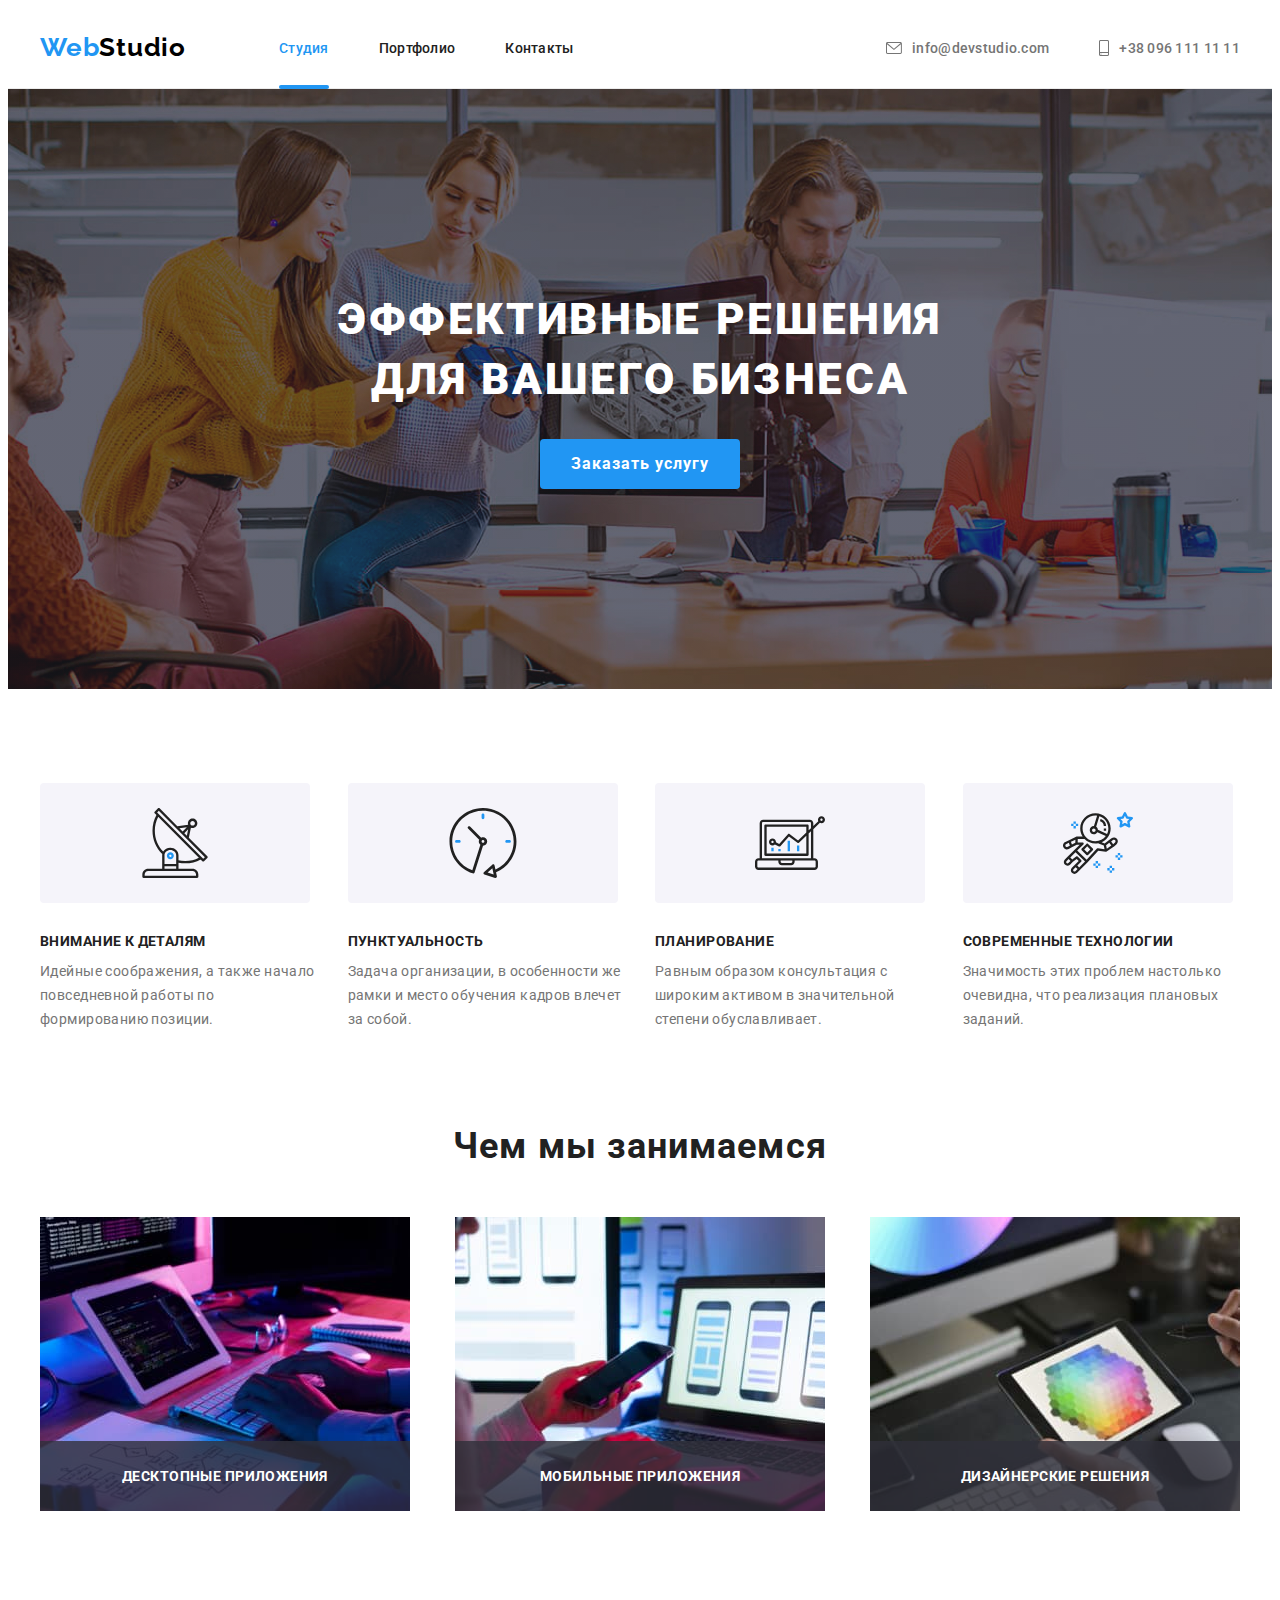
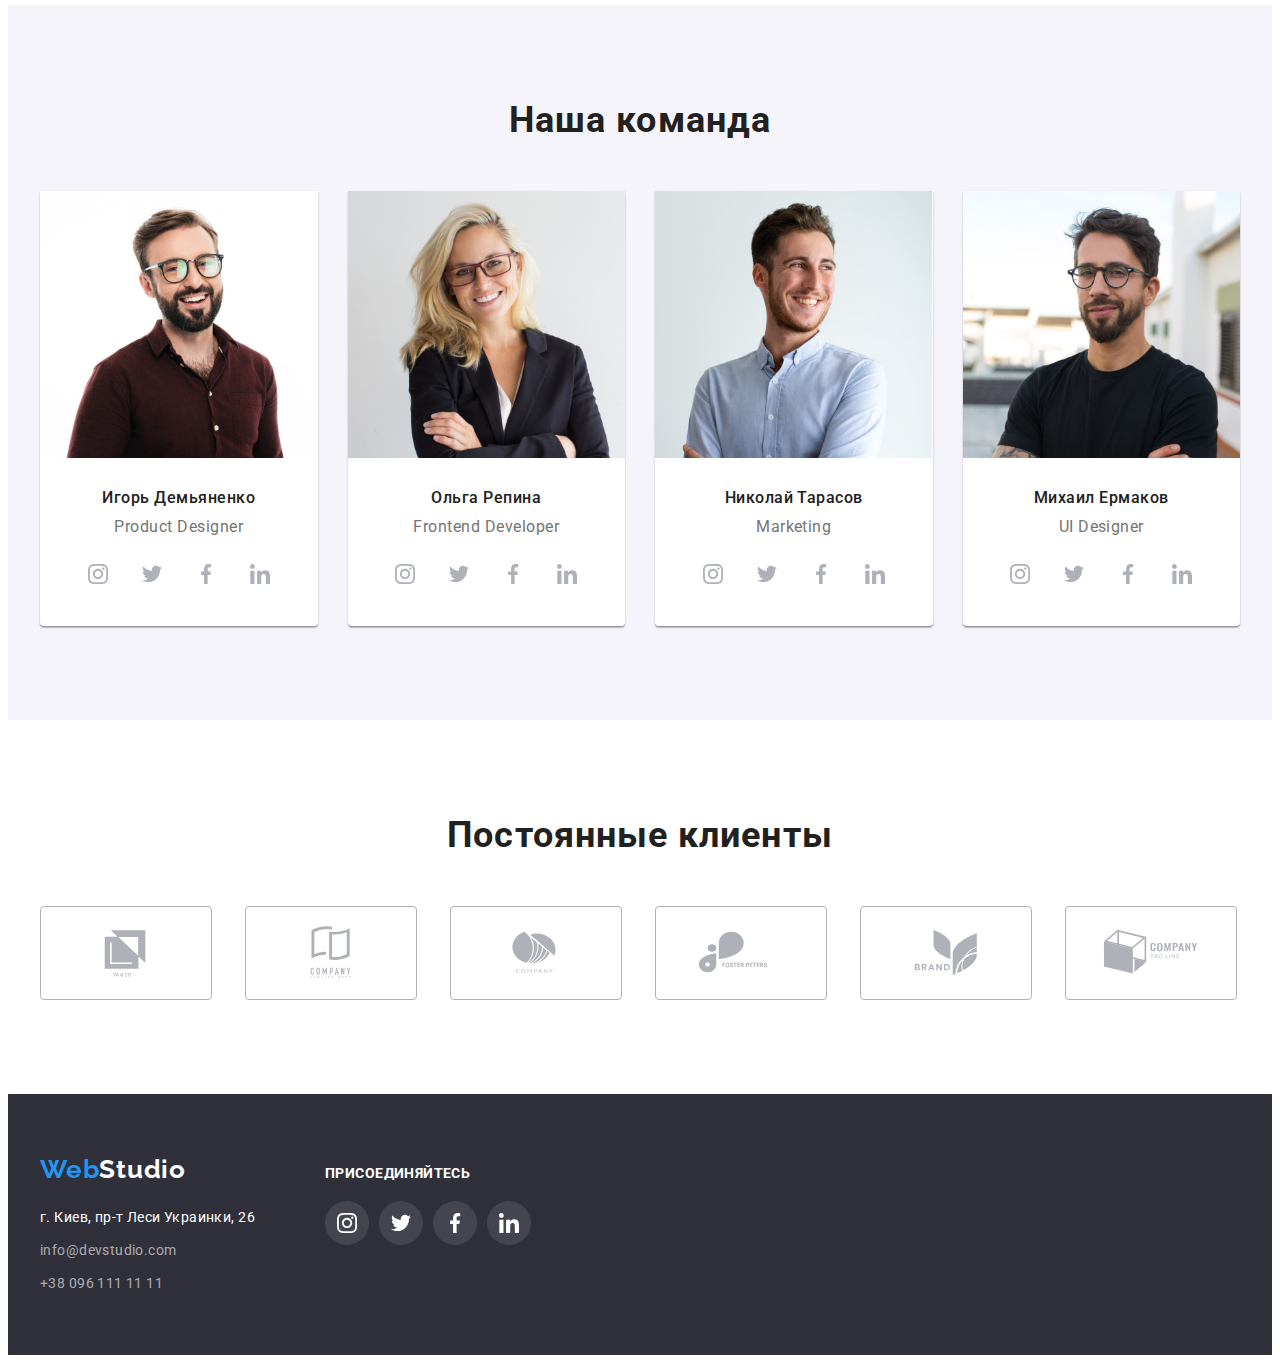
<file: index.html>
<!DOCTYPE html>
<html lang="ru">
  <head>
    <meta charset="UTF-8" />
    <meta http-equiv="X-UA-Compatible" content="IE=edge" />
    <meta name="viewport" content="width=device-width, initial-scale=1.0" />
    <title>Document</title>
    <link
      rel="stylesheet"
      href="https://cdnjs.cloudflare.com/ajax/libs/modern-normalize/1.1.0/modern-normalize.min.css"
      integrity="sha512-wpPYUAdjBVSE4KJnH1VR1HeZfpl1ub8YT/NKx4PuQ5NmX2tKuGu6U/JRp5y+Y8XG2tV+wKQpNHVUX03MfMFn9Q=="
      crossorigin="anonymous"
      referrerpolicy="no-referrer"
    />
    <link rel="preconnect" href="https://fonts.googleapis.com" />
    <link rel="preconnect" href="https://fonts.gstatic.com" crossorigin />
    <link
      href="https://fonts.googleapis.com/css2?family=Raleway:wght@700&family=Roboto:wght@400;500;700;900&display=swap"
      rel="stylesheet"
    />
    <link rel="stylesheet" href="./css/styles.css" />
  </head>
  <body>
    <header class="header">
      <div class="container header-container">
        <nav class="navigation">
          <a href="/index.html" class="logo link"
            ><span class="first-logo">Web</span>Studio</a
          >
          <ul class="header-list list">
            <li class="header-item">
              <a href="" class="header-link link current">Студия</a>
            </li>
            <li class="header-item">
              <a href="./portfolio.html" class="header-link link с"
                >Портфолио</a
              >
            </li>
            <li class="header-item">
              <a href="" class="header-link link">Контакты</a>
            </li>
          </ul>
        </nav>
        <ul class="contacts-list list">
          <li class="contacts-item">
            <a href="mailto:info@devstudio.com" class="header-link mail link">
              <svg class="contacts-item-icon" width="16" height="12">
                <use href="./images/icons.svg#icon-envelope"></use>
              </svg>
              <span>info@devstudio.com</span>
            </a>
          </li>
          <li class="contacts-item">
            <a href="tel:+380961111111" class="header-link tel link">
              <svg class="contacts-item-icon" width="10" height="16">
                <use href="./images/icons.svg#icon-smartphone"></use>
              </svg>
              <span>+38 096 111 11 11</span></a
            >
          </li>
        </ul>
      </div>
    </header>
    <main class="main">
      <section class="hero">
        <div class="container">
          <div class="hero-title-container">
            <h1 class="hero-title">Эффективные решения для вашего бизнеса</h1>
          </div>
          <button type="button" class="hero-btn" data-modal-open>
            Заказать услугу
          </button>
        </div>
      </section>
      <!-- Наши преимущества -->
      <section class="advantages section">
        <div class="container advantages-container">
          <h2 class="visually-hidden">Наши преимущества</h2>
          <ul class="advantages-list list">
            <li class="advantages-item">
              <div class="container-icon">
                <svg class="advantages-icon">
                  <use href="./images/icons.svg#icon-antenna"></use>
                </svg>
              </div>
              <h3 class="advantages-item-title">Внимание к деталям</h3>
              <p class="advantages-item-text">
                Идейные соображения, а также начало повседневной работы по
                формированию позиции.
              </p>
            </li>
            <li class="advantages-item">
              <div class="container-icon">
                <svg class="advantages-icon">
                  <use href="./images/icons.svg#icon-clock"></use>
                </svg>
              </div>
              <h3 class="advantages-item-title">Пунктуальность</h3>
              <p class="advantages-item-text">
                Задача организации, в особенности же рамки и место обучения
                кадров влечет за собой.
              </p>
            </li>
            <li class="advantages-item">
              <div class="container-icon">
                <svg class="advantages-icon">
                  <use href="./images/icons.svg#icon-diagram"></use>
                </svg>
              </div>
              <h3 class="advantages-item-title">Планирование</h3>
              <p class="advantages-item-text">
                Равным образом консультация с широким активом в значительной
                степени обуславливает.
              </p>
            </li>
            <li class="advantages-item">
              <div class="container-icon">
                <svg class="advantages-icon">
                  <use href="./images/icons.svg#icon-astronaut"></use>
                </svg>
              </div>
              <h3 class="advantages-item-title">Современные технологии</h3>
              <p class="advantages-item-text">
                Значимость этих проблем настолько очевидна, что реализация
                плановых заданий.
              </p>
            </li>
          </ul>
        </div>
      </section>
      <!-- Предлогаэмые услуги -->
      <section class="services section">
        <div class="container">
          <h2 class="services-title">Чем мы занимаемся</h2>
          <ul class="services-list list">
            <li class="services-item">
              <img src="./images/box-1.jpg" alt="написание кода" width="370" />
              <p class="services-text">Десктопные приложения</p>
            </li>
            <li class="services-item">
              <img src="./images/box-2.jpg" alt="внешний вид" width="370" />
              <p class="services-text">Мобильные приложения</p>
            </li>
            <li class="services-item">
              <img src="./images/box-3.jpg" alt="визуализация" width="370" />
              <p class="services-text">Дизайнерские решения</p>
            </li>
          </ul>
        </div>
      </section>
      <!-- Наша команда -->
      <section class="team section">
        <div class="container team-container">
          <h2 class="team-title">Наша команда</h2>
          <ul class="team-list list">
            <li class="team-item">
              <img
                src="./images/igor-demyanenko.jpg"
                alt="Фото Игоря Демьяненко"
                width="270"
              />
              <div class="team-item-content">
                <h3 class="team-item-title">Игорь Демьяненко</h3>
                <p class="team-item-text">Product Designer</p>
                <ul class="team-socials-list">
                  <li class="team-socials-item">
                    <a href="" class="team-socials-link">
                      <svg class="team-socials-icon" width="20" height="20">
                        <use href="./images/icons.svg#icon-instagram"></use>
                      </svg>
                    </a>
                  </li>
                  <li class="team-socials-item">
                    <a href="" class="team-socials-link">
                      <svg class="team-socials-icon" width="20" height="20">
                        <use href="./images/icons.svg#icon-twitter"></use>
                      </svg>
                    </a>
                  </li>
                  <li class="team-socials-item">
                    <a href="" class="team-socials-link">
                      <svg class="team-socials-icon" width="20" height="20">
                        <use href="./images/icons.svg#icon-facebook"></use>
                      </svg>
                    </a>
                  </li>
                  <li class="team-socials-item">
                    <a href="" class="team-socials-link">
                      <svg class="team-socials-icon" width="20" height="20">
                        <use href="./images/icons.svg#icon-linkedin"></use>
                      </svg>
                    </a>
                  </li>
                </ul>
              </div>
            </li>
            <li class="team-item">
              <img
                src="./images/olga-repina.jpg"
                alt="Фото Ольги Репиной"
                width="270"
              />
              <div class="team-item-content">
                <h3 class="team-item-title">Ольга Репина</h3>
                <p class="team-item-text">Frontend Developer</p>
                <ul class="team-socials-list">
                  <li class="team-socials-item">
                    <a href="" class="team-socials-link">
                      <svg class="team-socials-icon" width="20" height="20">
                        <use href="./images/icons.svg#icon-instagram"></use>
                      </svg>
                    </a>
                  </li>
                  <li class="team-socials-item">
                    <a href="" class="team-socials-link">
                      <svg class="team-socials-icon" width="20" height="20">
                        <use href="./images/icons.svg#icon-twitter"></use>
                      </svg>
                    </a>
                  </li>
                  <li class="team-socials-item">
                    <a href="" class="team-socials-link">
                      <svg class="team-socials-icon" width="20" height="20">
                        <use href="./images/icons.svg#icon-facebook"></use>
                      </svg>
                    </a>
                  </li>
                  <li class="team-socials-item">
                    <a href="" class="team-socials-link">
                      <svg class="team-socials-icon" width="20" height="20">
                        <use href="./images/icons.svg#icon-linkedin"></use>
                      </svg>
                    </a>
                  </li>
                </ul>
              </div>
            </li>
            <li class="team-item">
              <img
                src="./images/nikolay-tarasov.jpg"
                alt="Фото Николая Тарасова"
                width="270"
              />
              <div class="team-item-content">
                <h3 class="team-item-title">Николай Тарасов</h3>
                <p class="team-item-text">Marketing</p>
                <ul class="team-socials-list">
                  <li class="team-socials-item">
                    <a href="" class="team-socials-link">
                      <svg class="team-socials-icon" width="20" height="20">
                        <use href="./images/icons.svg#icon-instagram"></use>
                      </svg>
                    </a>
                  </li>
                  <li class="team-socials-item">
                    <a href="" class="team-socials-link">
                      <svg class="team-socials-icon" width="20" height="20">
                        <use href="./images/icons.svg#icon-twitter"></use>
                      </svg>
                    </a>
                  </li>
                  <li class="team-socials-item">
                    <a href="" class="team-socials-link">
                      <svg class="team-socials-icon" width="20" height="20">
                        <use href="./images/icons.svg#icon-facebook"></use>
                      </svg>
                    </a>
                  </li>
                  <li class="team-socials-item">
                    <a href="" class="team-socials-link">
                      <svg class="team-socials-icon" width="20" height="20">
                        <use href="./images/icons.svg#icon-linkedin"></use>
                      </svg>
                    </a>
                  </li>
                </ul>
              </div>
            </li>
            <li class="team-item">
              <img
                src="./images/mikhail-ermakov.jpg"
                alt="Фото Михаила Ермакова"
                width="270"
              />
              <div class="team-item-content">
                <h3 class="team-item-title">Михаил Ермаков</h3>
                <p class="team-item-text">UI Designer</p>
                <ul class="team-socials-list">
                  <li class="team-socials-item">
                    <a href="" class="team-socials-link">
                      <svg class="team-socials-icon" width="20" height="20">
                        <use href="./images/icons.svg#icon-instagram"></use>
                      </svg>
                    </a>
                  </li>
                  <li class="team-socials-item">
                    <a href="" class="team-socials-link">
                      <svg class="team-socials-icon" width="20" height="20">
                        <use href="./images/icons.svg#icon-twitter"></use>
                      </svg>
                    </a>
                  </li>
                  <li class="team-socials-item">
                    <a href="" class="team-socials-link">
                      <svg class="team-socials-icon" width="20" height="20">
                        <use href="./images/icons.svg#icon-facebook"></use>
                      </svg>
                    </a>
                  </li>
                  <li class="team-socials-item">
                    <a href="" class="team-socials-link">
                      <svg class="team-socials-icon" width="20" height="20">
                        <use href="./images/icons.svg#icon-linkedin"></use>
                      </svg>
                    </a>
                  </li>
                </ul>
              </div>
            </li>
          </ul>
        </div>
      </section>
      <!-- Постоянные клиенты -->
      <section class="clients section">
        <div class="container">
          <h2 class="clients-title">Постоянные клиенты</h2>
          <ul class="clients-list">
            <li class="clients-item">
              <a href="" class="clients-link">
                <svg class="clients-link-icon" width="106" height="60">
                  <use href="./images/icons.svg#icon-client-logo-1"></use>
                </svg>
              </a>
            </li>
            <li class="clients-item">
              <a href="" class="clients-link">
                <svg class="clients-link-icon" width="106" height="60">
                  <use href="./images/icons.svg#icon-client-logo-2"></use>
                </svg>
              </a>
            </li>
            <li class="clients-item">
              <a href="" class="clients-link">
                <svg class="clients-link-icon" width="106" height="60">
                  <use href="./images/icons.svg#icon-client-logo-3"></use>
                </svg>
              </a>
            </li>
            <li class="clients-item">
              <a href="" class="clients-link">
                <svg class="clients-link-icon" width="106" height="60">
                  <use href="./images/icons.svg#icon-client-logo-4"></use>
                </svg>
              </a>
            </li>
            <li class="clients-item">
              <a href="" class="clients-link">
                <svg class="clients-link-icon" width="106" height="60">
                  <use href="./images/icons.svg#icon-client-logo-5"></use>
                </svg>
              </a>
            </li>
            <li class="clients-item">
              <a href="" class="clients-link">
                <svg class="clients-link-icon" width="106" height="60">
                  <use href="./images/icons.svg#icon-client-logo-6"></use>
                </svg>
              </a>
            </li>
          </ul>
        </div>
      </section>
    </main>
    <footer class="footer">
      <div class="container footer-conteiner">
        <div>
          <a href="/index.html" class="footer-logo link"
            ><span class="first-logo">Web</span>Studio</a
          >
          <address class="footer-address">
            <ul class="address-list list">
              <li class="adderess-item">
                <a
                  href="https://goo.gl/maps/keeSKcMFwU9pDVUA7"
                  target="_blank"
                  rel="noreferrer noopener"
                  class="address-link link"
                  >г. Киев, пр-т Леси Украинки, 26</a
                >
              </li>
              <li class="adderess-item">
                <a
                  href="mailto:info@devstudio.com"
                  class="address-link address-mail link"
                  >info@devstudio.com</a
                >
              </li>
              <li class="adderess-item">
                <a
                  href="tel:+380961111111"
                  class="address-link address-tel link"
                  >+38 096 111 11 11</a
                >
              </li>
            </ul>
          </address>
        </div>
        <div class="footer-socials">
          <h2 class="footer-socials-title">присоединяйтесь</h2>
          <ul class="footer-socials-list">
            <li class="footer-socials-item">
              <a href="" class="footer-socials-link">
                <svg class="footer-socials-icon" width="20" height="20">
                  <use href="./images/icons.svg#icon-instagram"></use>
                </svg>
              </a>
            </li>
            <li class="footer-socials-item">
              <a href="" class="footer-socials-link">
                <svg class="footer-socials-icon" width="20" height="20">
                  <use href="./images/icons.svg#icon-twitter"></use>
                </svg>
              </a>
            </li>
            <li class="footer-socials-item">
              <a href="" class="footer-socials-link">
                <svg class="footer-socials-icon" width="20" height="20">
                  <use href="./images/icons.svg#icon-facebook"></use>
                </svg>
              </a>
            </li>
            <li class="footer-socials-item">
              <a href="" class="footer-socials-link">
                <svg class="footer-socials-icon" width="20" height="20">
                  <use href="./images/icons.svg#icon-linkedin"></use>
                </svg>
              </a>
            </li>
          </ul>
        </div>
      </div>
    </footer>
    <div class="backdrop is-hidden" data-modal>
      <div class="modal">
        <button type="button" class="modal-close-btn" data-modal-close>
          <svg width="11" height="11">
            <use href="./images/icons.svg#icon-Vector"></use>
          </svg>
        </button>
      </div>
    </div>
    <script src="./js/modal.js"></script>
  </body>
</html>
</file>
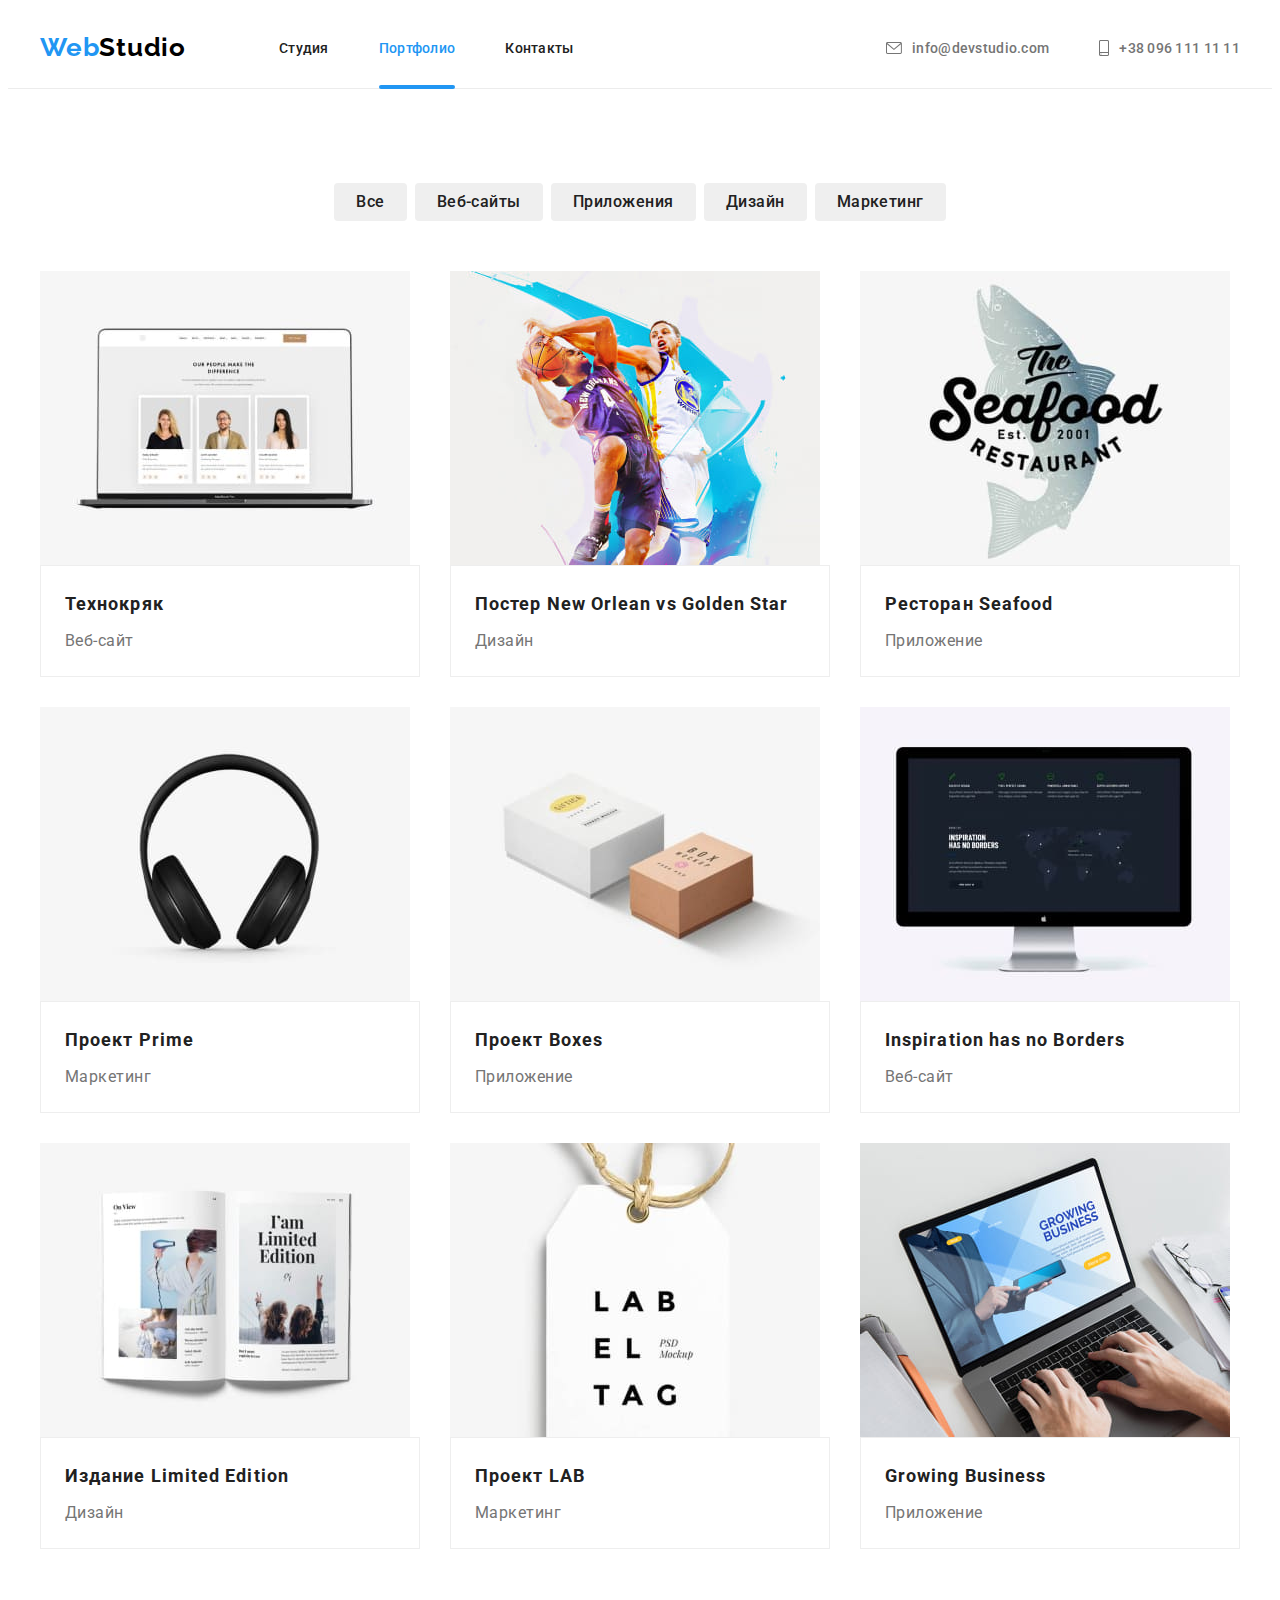
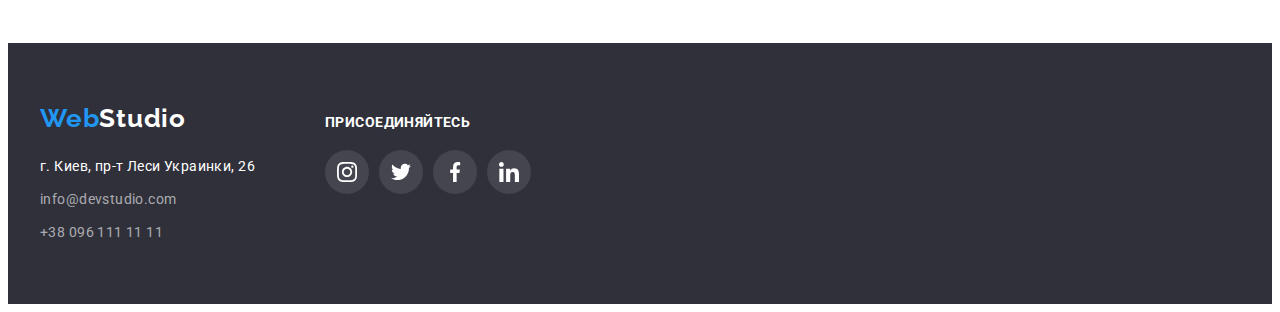
<file: portfolio.html>
<!DOCTYPE html>
<html lang="ru">
  <head>
    <meta charset="UTF-8" />
    <meta http-equiv="X-UA-Compatible" content="IE=edge" />
    <meta name="viewport" content="width=device-width, initial-scale=1.0" />
    <title>Document</title>
    <link
      rel="stylesheet"
      href="https://cdnjs.cloudflare.com/ajax/libs/modern-normalize/1.1.0/modern-normalize.min.css"
      integrity="sha512-wpPYUAdjBVSE4KJnH1VR1HeZfpl1ub8YT/NKx4PuQ5NmX2tKuGu6U/JRp5y+Y8XG2tV+wKQpNHVUX03MfMFn9Q=="
      crossorigin="anonymous"
      referrerpolicy="no-referrer"
    />
    <link rel="preconnect" href="https://fonts.googleapis.com" />
    <link rel="preconnect" href="https://fonts.gstatic.com" crossorigin />
    <link
      href="https://fonts.googleapis.com/css2?family=Raleway:wght@700&family=Roboto:wght@400;500;700;900&display=swap"
      rel="stylesheet"
    />
    <link rel="stylesheet" href="./css/styles.css" />
  </head>
  <body>
    <header class="header">
      <div class="container header-container">
        <nav class="navigation">
          <a href="/index.html" class="logo link"
            ><span class="first-logo">Web</span>Studio</a
          >
          <ul class="header-list list">
            <li class="header-item">
              <a href="./index.html" class="header-link link">Студия</a>
            </li>
            <li class="header-item">
              <a href="" class="header-link link current">Портфолио</a>
            </li>
            <li class="header-item">
              <a href="" class="header-link link">Контакты</a>
            </li>
          </ul>
        </nav>
        <ul class="contacts-list list">
          <li class="contacts-item">
            <a href="mailto:info@devstudio.com" class="header-link mail link">
              <svg class="contacts-item-icon" width="16" height="12">
                <use href="./images/icons.svg#icon-envelope"></use>
              </svg>
              <span>info@devstudio.com</span>
            </a>
          </li>
          <li class="contacts-item">
            <a href="tel:+380961111111" class="header-link tel link">
              <svg class="contacts-item-icon" width="10" height="16">
                <use href="./images/icons.svg#icon-smartphone"></use>
              </svg>
              <span>+38 096 111 11 11</span></a
            >
          </li>
        </ul>
      </div>
    </header>
    <main class="main">
      <section class="works section">
        <div class="container">
          <h1 class="visually-hidden">Наши работы</h1>
          <ul class="filter-list list">
            <li class="filter-item">
              <button type="button" class="filter-btn">Все</button>
            </li>
            <li class="filter-item">
              <button type="button" class="filter-btn">Веб-сайты</button>
            </li>
            <li class="filter-item">
              <button type="button" class="filter-btn">Приложения</button>
            </li>
            <li class="filter-item">
              <button type="button" class="filter-btn">Дизайн</button>
            </li>
            <li class="filter-item">
              <button type="button" class="filter-btn">Маркетинг</button>
            </li>
          </ul>
          <ul class="works-list list">
            <li class="works-item">
              <a href="" class="works-item-link">
                <div class="overlay">
                  <img
                    src="./images/work-img-1.jpg"
                    alt="Внешний вид страницы"
                    width="370"
                  />
                  <p class="overlay-text">
                    Технокряк это современная площадка распространения
                    коронавируса. Компании используют эту платформу для
                    цифрового шпионажа и атак на защищённые сервера конкурентов.
                  </p>
                </div>
                <div class="work-item-content">
                  <h2 class="works-item-title">Технокряк</h2>
                  <p class="works-item-text">Веб-сайт</p>
                </div></a
              >
            </li>
            <li class="works-item">
              <a href="" class="works-item-link">
                <div class="overlay">
                  <img
                    src="./images/work-img-2.jpg"
                    alt="Два баскетболиста"
                    width="370"
                  />
                  <p class="overlay-text">
                    Технокряк это современная площадка распространения
                    коронавируса. Компании используют эту платформу для
                    цифрового шпионажа и атак на защищённые сервера конкурентов.
                  </p>
                </div>
                <div class="work-item-content">
                  <h2 class="works-item-title">
                    Постер New Orlean vs Golden Star
                  </h2>
                  <p class="works-item-text">Дизайн</p>
                </div></a
              >
            </li>
            <li class="works-item">
              <a href="" class="works-item-link">
                <div class="overlay">
                  <img
                    src="./images/work-img-3.jpg"
                    alt="Логотип ресторана"
                    width="370"
                  />
                  <p class="overlay-text">
                    Технокряк это современная площадка распространения
                    коронавируса. Компании используют эту платформу для
                    цифрового шпионажа и атак на защищённые сервера конкурентов.
                  </p>
                </div>
                <div class="work-item-content">
                  <h2 class="works-item-title">Ресторан Seafood</h2>
                  <p class="works-item-text">Приложение</p>
                </div></a
              >
            </li>
            <li class="works-item">
              <a href="" class="works-item-link">
                <div class="overlay">
                  <img
                    src="./images/work-img-4.jpg"
                    alt="Наушники"
                    width="370"
                  />
                  <p class="overlay-text">
                    Технокряк это современная площадка распространения
                    коронавируса. Компании используют эту платформу для
                    цифрового шпионажа и атак на защищённые сервера конкурентов.
                  </p>
                </div>
                <div class="work-item-content">
                  <h2 class="works-item-title">Проект Prime</h2>
                  <p class="works-item-text">Маркетинг</p>
                </div></a
              >
            </li>
            <li class="works-item">
              <a href="" class="works-item-link">
                <div class="overlay">
                  <img
                    src="./images/work-img-5.jpg"
                    alt="Две коробки"
                    width="370"
                  />
                  <p class="overlay-text">
                    Технокряк это современная площадка распространения
                    коронавируса. Компании используют эту платформу для
                    цифрового шпионажа и атак на защищённые сервера конкурентов.
                  </p>
                </div>
                <div class="work-item-content">
                  <h2 class="works-item-title">Проект Boxes</h2>
                  <p class="works-item-text">Приложение</p>
                </div></a
              >
            </li>
            <li class="works-item">
              <a href="" class="works-item-link">
                <div class="overlay">
                  <img
                    src="./images/work-img-6.jpg"
                    alt="Монитор"
                    width="370"
                  />
                  <p class="overlay-text">
                    Технокряк это современная площадка распространения
                    коронавируса. Компании используют эту платформу для
                    цифрового шпионажа и атак на защищённые сервера конкурентов.
                  </p>
                </div>
                <div class="work-item-content">
                  <h2 class="works-item-title">Inspiration has no Borders</h2>
                  <p class="works-item-text">Веб-сайт</p>
                </div></a
              >
            </li>
            <li class="works-item">
              <a href="" class="works-item-link">
                <div class="overlay">
                  <img
                    src="./images/work-img-7.jpg"
                    alt="Страницы книги"
                    width="370"
                  />
                  <p class="overlay-text">
                    Технокряк это современная площадка распространения
                    коронавируса. Компании используют эту платформу для
                    цифрового шпионажа и атак на защищённые сервера конкурентов.
                  </p>
                </div>
                <div class="work-item-content">
                  <h2 class="works-item-title">Издание Limited Edition</h2>
                  <p class="works-item-text">Дизайн</p>
                </div></a
              >
            </li>
            <li class="works-item">
              <a href="" class="works-item-link">
                <div class="overlay">
                  <img src="./images/work-img-8.jpg" alt="Лейба" width="370" />
                  <p class="overlay-text">
                    Технокряк это современная площадка распространения
                    коронавируса. Компании используют эту платформу для
                    цифрового шпионажа и атак на защищённые сервера конкурентов.
                  </p>
                </div>
                <div class="work-item-content">
                  <h2 class="works-item-title">Проект LAB</h2>
                  <p class="works-item-text">Маркетинг</p>
                </div></a
              >
            </li>
            <li class="works-item">
              <a href="" class="works-item-link">
                <div class="overlay">
                  <img
                    src="./images/work-img-9.jpg"
                    alt="Ноутбук"
                    width="370"
                  />
                  <p class="overlay-text">
                    Технокряк это современная площадка распространения
                    коронавируса. Компании используют эту платформу для
                    цифрового шпионажа и атак на защищённые сервера конкурентов.
                  </p>
                </div>
                <div class="work-item-content">
                  <h2 class="works-item-title">Growing Business</h2>
                  <p class="works-item-text">Приложение</p>
                </div></a
              >
            </li>
          </ul>
        </div>
      </section>
    </main>
    <footer class="footer">
      <div class="container footer-conteiner">
        <div>
          <a href="/index.html" class="footer-logo link"
            ><span class="first-logo">Web</span>Studio</a
          >
          <address class="footer-address">
            <ul class="address-list list">
              <li class="adderess-item">
                <a
                  href="https://goo.gl/maps/keeSKcMFwU9pDVUA7"
                  target="_blank"
                  rel="noreferrer noopener"
                  class="address-link link"
                  >г. Киев, пр-т Леси Украинки, 26</a
                >
              </li>
              <li class="adderess-item">
                <a
                  href="mailto:info@devstudio.com"
                  class="address-link address-mail link"
                  >info@devstudio.com</a
                >
              </li>
              <li class="adderess-item">
                <a
                  href="tel:+380961111111"
                  class="address-link address-tel link"
                  >+38 096 111 11 11</a
                >
              </li>
            </ul>
          </address>
        </div>
        <div class="footer-socials">
          <h2 class="footer-socials-title">присоединяйтесь</h2>
          <ul class="footer-socials-list">
            <li class="footer-socials-item">
              <a href="" class="footer-socials-link">
                <svg class="footer-socials-icon" width="20" height="20">
                  <use href="./images/icons.svg#icon-instagram"></use>
                </svg>
              </a>
            </li>
            <li class="footer-socials-item">
              <a href="" class="footer-socials-link">
                <svg class="footer-socials-icon" width="20" height="20">
                  <use href="./images/icons.svg#icon-twitter"></use>
                </svg>
              </a>
            </li>
            <li class="footer-socials-item">
              <a href="" class="footer-socials-link">
                <svg class="footer-socials-icon" width="20" height="20">
                  <use href="./images/icons.svg#icon-facebook"></use>
                </svg>
              </a>
            </li>
            <li class="footer-socials-item">
              <a href="" class="footer-socials-link">
                <svg class="footer-socials-icon" width="20" height="20">
                  <use href="./images/icons.svg#icon-linkedin"></use>
                </svg>
              </a>
            </li>
          </ul>
        </div>
      </div>
    </footer>
  </body>
</html>
</file>
<file: css/styles.css>
:root {
  --accent-color: #2196f3;
  --text-color: #757575;
  --second-text-color: #212121;
  --title-color: #212121;
  --accent-text-color: #ffffff;
  --background-color: #ffffff;
  --icon-color: #afb1b8;
}

p,
h1,
h2,
h3,
h4,
h5,
h6 {
  margin: 0;
}

ul {
  margin: 0;
  padding: 0;
  list-style: none;
}

img {
  width: auto;
  display: block;
  max-width: 100%;
}

button {
  cursor: pointer;
}

body {
  font-family: 'roboto', sans-serif;
  color: var(--title-color);
}

.list {
  list-style: none;
}

a {
  text-decoration: none;
}

.link {
  text-decoration: none;
}

.visually-hidden {
  position: absolute;
  white-space: nowrap;
  width: 1px;
  height: 1px;
  overflow: hidden;
  border: 0;
  padding: 0;
  clip: rect(0 0 0 0);
  clip-path: inset(50%);
  margin: -1px;
}

.container {
  width: 1200px;
  padding-left: 15px;
  padding-right: 15px;
  margin: 0 auto;
  /* outline: 2px solid red; */
}

.section {
  padding-top: 94px;
  padding-bottom: 94px;
}

/* -----------------------------HEADER---------------------------- */

.header {
  background-color: var(--background-color);
  padding-top: 24px;
  padding-bottom: 25px;
  border-bottom: 1px solid #ececec;
}

.header-container {
  display: flex;
}

.navigation {
  display: flex;
}

.navigation .logo {
  font-family: Raleway;
  font-weight: 700;
  font-size: 26px;
  line-height: calc(31 / 26);
  letter-spacing: 0.03em;
  color: #000000;
}

.first-logo {
  color: var(--accent-color);
}

.header-list {
  display: flex;
  align-items: center;
  margin-left: 93px;
}

.header-item + .header-item {
  margin-left: 50px;
}

.header-link {
  position: relative;
  display: block;
  font-weight: 500;
  font-size: 14px;
  line-height: calc(16 / 14);
  letter-spacing: 0.02em;
  color: var(--second-text-color);
  transition: color 250ms cubic-bezier(0.4, 0, 0.2, 1);
}

.header-link:hover,
.header-link:focus {
  color: var(--accent-color);
}

.current {
  color: var(--accent-color);
}

.current::after {
  content: '';
  display: block;
  position: absolute;
  bottom: -33.5px;
  width: 100%;
  height: 4px;
  border-radius: 2px;
  background-color: var(--accent-color);
}

.contacts-list {
  display: flex;
  margin-left: auto;
  align-items: center;
}

.contacts-item + .contacts-item {
  margin-left: 50px;
}

.contacts-item-icon {
  margin-right: 10px;
}

.mail,
.tel {
  display: flex;
  align-items: center;
  color: #757575;
}

.contacts-item-icon {
  fill: currentColor;
}

/* ------------------------------HERO----------------------- */

.hero {
  background-color: #c4c4c4;
  background-image: linear-gradient(
      rgba(47, 48, 58, 0.4),
      rgba(47, 48, 58, 0.4)
    ),
    url(../images/hero-bg.jpg);
  background-repeat: no-repeat;
  background-position: center;
  background-size: 1600px;
  max-width: 1600px;
  margin-left: auto;
  margin-right: auto;
  padding-top: 200px;
  padding-bottom: 200px;
  text-align: center;
}

.hero-title-container {
  width: 696px;
  margin-left: auto;
  margin-right: auto;
  margin-bottom: 30px;
}

.hero-title {
  font-weight: 900;
  font-size: 44px;
  line-height: calc(60 / 44);
  text-align: center;
  letter-spacing: 0.06em;
  text-transform: uppercase;
  color: var(--accent-text-color);
  margin-bottom: 30px;
}

.hero-btn {
  font-family: Roboto;
  font-weight: 700;
  font-size: 16px;
  line-height: calc(30 / 16);
  letter-spacing: 0.06em;
  color: var(--accent-text-color);
  background: #2196f3;
  border-radius: 4px;
  border: none;
  min-width: 200px;
  height: 50px;
}

/* -----------------------advantages-------------------------- */

.advantages {
  background-color: var(--background-color);
  padding-bottom: 0;
}

.advantages-list {
  display: flex;
  margin-left: -30px;
  flex-wrap: wrap;
}

.advantages-item {
  flex-basis: calc(100% / 4 - 30px);
  margin-left: 30px;
}

.container-icon {
  width: 270px;
  height: 120px;
  background-color: #f5f4fa;
  border-radius: 4px;
  margin-bottom: 30px;
  display: flex;
  justify-content: center;
  align-items: center;
}

.advantages-icon {
  width: 70px;
  height: 70px;
}

.advantages-item-title {
  font-size: 14px;
  line-height: calc(16 / 14);
  letter-spacing: 0.03em;
  text-transform: uppercase;
  margin-bottom: 10px;
}

.advantages-item-text {
  font-size: 14px;
  line-height: calc(24 / 14);
  letter-spacing: 0.03em;
  color: var(--text-color);
}

/* ------------------------services--------------------------- */
.services {
  background-color: var(--background-color);
}

.services-title {
  font-size: 36px;
  line-height: calc(42 / 36);
  text-align: center;
  letter-spacing: 0.03em;
  margin-bottom: 50px;
}

.services-list {
  display: flex;
  justify-content: space-between;
}

.services-item {
  position: relative;
}

.services-text {
  font-weight: 700;
  font-size: 14px;
  line-height: calc(16 / 14);
  /* text-align: center; */
  letter-spacing: 0.03em;
  text-transform: uppercase;
  background-color: rgba(47, 48, 58, 0.8);
  color: var(--accent-text-color);
  display: flex;
  justify-content: center;
  align-items: center;
  position: absolute;
  width: 100%;
  height: 70px;
  bottom: 0;
  left: 0;
}

/* ---------------------------team--------------------------- */

.team {
  background-color: #f5f4fa;
}

.team-title {
  font-size: 36px;
  line-height: calc(42 / 36);
  text-align: center;
  letter-spacing: 0.03em;
  margin-bottom: 50px;
}

.team-list {
  display: flex;
  margin-left: -30px;
  margin-bottom: -30px;
  flex-wrap: wrap;
}

.team-item-content {
  padding-top: 30px;
  padding-bottom: 30px;
}

.team-item {
  flex-basis: calc(100% / 4 - 30px);
  margin-left: 30px;
  margin-bottom: 30px;
  background-color: var(--background-color);
  border-radius: 0px 0px 4px 4px;
  box-shadow: 0px 1px 3px rgba(0, 0, 0, 0.12), 0px 1px 1px rgba(0, 0, 0, 0.14),
    0px 2px 1px rgba(0, 0, 0, 0.2);
}

.team-item-title {
  font-weight: 500;
  font-size: 16px;
  line-height: calc(19 / 16);
  text-align: center;
  letter-spacing: 0.03em;
  margin-bottom: 10px;
}

.team-item-text {
  font-size: 16px;
  line-height: calc(19 / 16);
  text-align: center;
  letter-spacing: 0.03em;
  color: var(--text-color);
  margin-bottom: 16px;
}

.team-socials-list {
  display: flex;
  justify-content: center;
}

.team-socials-link {
  width: 44px;
  height: 44px;
  background-color: #ffffff;
  border-radius: 50%;
  display: flex;
  justify-content: center;
  align-items: center;
  color: var(--icon-color);
  transition: background-color 250ms cubic-bezier(0.4, 0, 0.2, 1),
    color 250ms cubic-bezier(0.4, 0, 0.2, 1);
}

.team-socials-link:hover,
.team-socials-link:focus {
  background-color: var(--accent-color);
  color: var(--accent-text-color);
}

.team-socials-item + .team-socials-item {
  margin-left: 10px;
}

.team-socials-icon {
  fill: currentColor;
}

/* ---------------------------CLIENTS-------------------------- */

.clients {
  background-color: var(--background-color);
}

.clients-title {
  font-size: 36px;
  line-height: 42px;
  text-align: center;
  letter-spacing: 0.03em;
  margin-bottom: 50px;
}

.clients-list {
  display: flex;
  margin-left: -30px;
  margin-bottom: -30px;
  flex-wrap: wrap;
}

.clients-item {
  flex-basis: calc(100% / 6 - 30px);
  margin-left: 30px;
  margin-bottom: 30px;
}

.clients-link {
  width: 170px;
  height: 92px;
  border: 1px solid var(--icon-color);
  border-radius: 4px;
  display: flex;
  justify-content: center;
  align-items: center;
  color: var(--icon-color);
  transition: color 250ms cubic-bezier(0.4, 0, 0.2, 1),
    border 250ms cubic-bezier(0.4, 0, 0.2, 1);
}

.clients-link:hover,
.clients-link:focus {
  color: var(--accent-color);
  border: 1px solid var(--accent-color);
}

.clients-link-icon {
  fill: currentColor;
}

/* ----------------------------footer-------------------------- */

.footer {
  background-color: #2f303a;
  padding-top: 60px;
  padding-bottom: 60px;
}

.footer-conteiner {
  display: flex;
  align-items: baseline;
}

.footer-logo {
  font-family: Raleway;
  font-weight: 700;
  font-size: 26px;
  line-height: calc(31 / 26);
  letter-spacing: 0.03em;
  color: var(--accent-text-color);
}

.footer-address {
  margin-top: 20px;
}

.adderess-item + .adderess-item {
  margin-top: 9px;
}

.address-link {
  font-style: normal;
  font-size: 14px;
  line-height: calc(24 / 14);
  letter-spacing: 0.03em;
  color: var(--accent-text-color);
  transition: color 250ms cubic-bezier(0.4, 0, 0.2, 1);
}

.address-link:hover,
.address-link:focus {
  color: var(--accent-color);
}

.address-mail,
.address-tel {
  color: rgba(255, 255, 255, 0.6);
}

.footer-socials {
  margin-left: 70px;
}

.footer-socials-title {
  font-size: 14px;
  line-height: 16px;
  letter-spacing: 0.03em;
  text-transform: uppercase;
  color: #ffffff;
  margin-bottom: 20px;
}

.footer-socials-list {
  display: flex;
  justify-content: center;
  align-items: center;
}

.footer-socials-item + .footer-socials-item {
  margin-left: 10px;
}

.footer-socials-link {
  width: 44px;
  height: 44px;
  display: flex;
  justify-content: center;
  align-items: center;
  border-radius: 50%;
  background-color: rgba(255, 255, 255, 0.1);
  color: #ffffff;
  transition: background-color 250ms cubic-bezier(0.4, 0, 0.2, 1);
}

.footer-socials-link:focus,
.footer-socials-link:hover {
  background-color: var(--accent-color);
}

.footer-socials-icon {
  fill: currentColor;
}

/* ----------------------MODAL------------------------ */

.backdrop {
  width: 100%;
  height: 100%;
  background-color: rgba(0, 0, 0, 0.2);
  position: fixed;
  top: 0;
  transition: opacity 500ms, visibility 500ms;
}

.modal {
  width: 530px;
  min-height: 580px;
  background-color: var(--background-color);
  box-shadow: 0px 1px 3px rgba(0, 0, 0, 0.12), 0px 1px 1px rgba(0, 0, 0, 0.14),
    0px 2px 1px rgba(0, 0, 0, 0.2);
  border-radius: 4px;
  position: absolute;
  top: 50%;
  left: 50%;
  transform: translate(-50%, -50%) skewY(0) scale(1);
  transition: transform 500ms;
}

.backdrop.is-hidden .modal {
  transform: skewY(30deg) scale(0.2);
}

.modal-close-btn {
  width: 30px;
  height: 30px;
  border-radius: 50%;
  border: 1px solid rgba(0, 0, 0, 0.1);
  background-color: var(--background-color);
  position: absolute;
  top: 8px;
  right: 8px;
}

.is-hidden {
  opacity: 0;
  pointer-events: none;
  visibility: hidden;
}

/*---------------------PORTFOLIO-----------------------*/

/* ---------------------Works-------------------------- */

.works {
  background-color: var(--background-color);
}

.filter-list {
  display: flex;
  justify-content: center;
  margin-bottom: 50px;
}

.filter-item + .filter-item {
  margin-left: 8px;
}

.filter-btn {
  font-family: Roboto;
  font-weight: 500;
  font-size: 16px;
  line-height: calc(26 / 16);
  text-align: center;
  letter-spacing: 0.03em;
  color: var(--second-text-color);
  border-radius: 4px;
  border: none;
  padding: 6px 22px;
  transition: color 250ms cubic-bezier(0.4, 0, 0.2, 1),
    background-color 250ms cubic-bezier(0.4, 0, 0.2, 1),
    box-shadow 250ms cubic-bezier(0.4, 0, 0.2, 1);
}

.filter-btn:hover,
.filter-btn:focus {
  color: var(--accent-text-color);
  background-color: var(--accent-color);
  box-shadow: 0px 3px 1px rgba(0, 0, 0, 0.1), 0px 1px 2px rgba(0, 0, 0, 0.08),
    0px 2px 2px rgba(0, 0, 0, 0.12);
}

.works-list {
  display: flex;
  margin-left: -30px;
  margin-bottom: -30px;
  flex-wrap: wrap;
}

.works-item {
  flex-basis: calc(100% / 3 - 30px);
  margin-left: 30px;
  margin-bottom: 30px;
}

.works-item-link {
  display: block;
  transition: box-shadow 250ms cubic-bezier(0.4, 0, 0.2, 1);
}

.works-item-link:hover,
.works-item-link:focus {
  box-shadow: 0px 1px 1px rgba(0, 0, 0, 0.12), 0px 4px 4px rgba(0, 0, 0, 0.06),
    1px 4px 6px rgba(0, 0, 0, 0.16);
}

.overlay {
  position: relative;
  overflow: hidden;
}

.overlay-text {
  font-size: 18px;
  line-height: calc(28 / 18);
  letter-spacing: 0.03em;
  color: var(--accent-text-color);
  background-color: rgba(33, 150, 243, 0.9);
  position: absolute;
  top: 0;
  left: 0;
  height: 100%;
  padding: 63px 24px;
  transform: translateY(100%);
  transition: transform 250ms cubic-bezier(0.4, 0, 0.2, 1);
}

.works-item-link:hover .overlay-text,
.works-item-link:focus .overlay-text {
  transform: translateY(0);
}

.work-item-content {
  padding-top: 20px;
  padding-right: 24px;
  padding-bottom: 20px;
  padding-left: 24px;
  border: 1px solid #eeeeee;
}

.works-item-title {
  font-size: 18px;
  line-height: calc(36 / 18);
  letter-spacing: 0.06em;
  margin-bottom: 4px;
  color: var(--title-color);
}

.works-item-text {
  font-size: 16px;
  line-height: calc(30 / 16);
  letter-spacing: 0.03em;
  color: var(--text-color);
}
</file>
